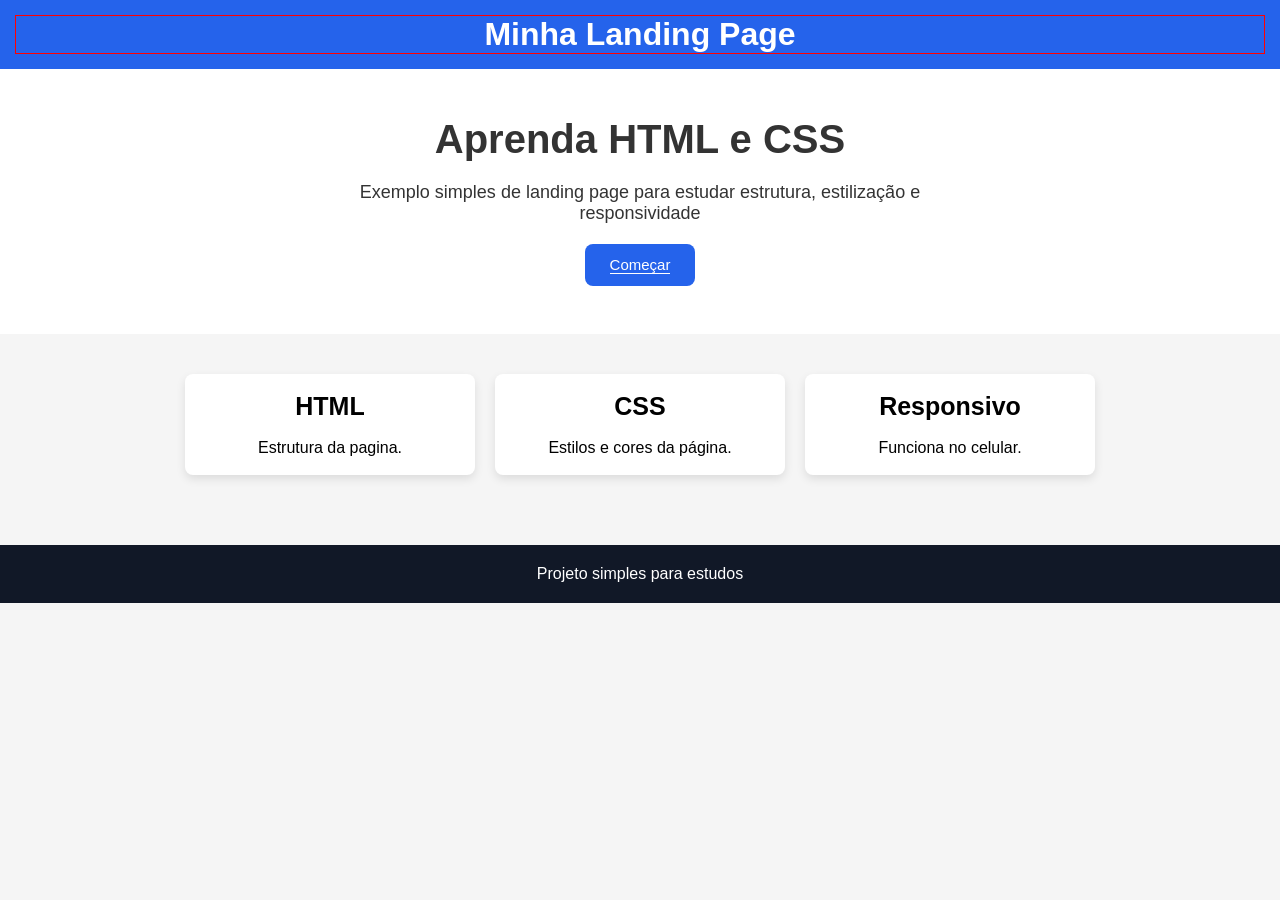
<file: Landingpage.html>
<!DOCTYPE html>
<html lang="pt-BR">

<head>
    <meta charset="UTF-8">
    <meta name="viewport" content="width=device-width, initial-scale=1.0">
    <title>LandingPage</title>

    <style>
        body {
            background: #f5f5f5;
        }


        * {
            margin: 0;
            padding: 0px;
            font-family: Arial, sans-serif;

        }

        .topo {
            background: #2563eb;
            padding: 15px;
        }

        .titulo {
            color: #ffffff;
            border: 1px solid red;
            text-align: center;
        }

        .conteudo {
            padding: 48px;
            text-align: center;
            background: white;
            color: #333333;

        }

        .titulo2 {
            margin-bottom: 20px;
            font-size: 40px;
        }

        .tituloConteudo {
            font-size: 18px;
        }

        .botao {
            border: 0px;
            margin-top: 20px;
            padding: 12px 25px 12px 25px;
            background: #2563eb;
            border-radius: 8px;
        }

        .textoBtn {
            font-size: 15px;
            color: #ffffff;
            border-bottom: 1px solid white;
        }

        .cards {
            display: flex;
            flex-direction: row;
            justify-content: center;
            gap: 20px;
            margin-top: 40px;
            padding: 0px;

        }

        .botao1 {
            background: white;
            width: 200px;
            padding: 18px 45px 18px 45px;
            border-radius: 8px;
            text-align: center;
            box-shadow: 0 4px 10px rgba(0,0,0,0.1);

        }

        .tituloCards1 {
            font-size: 25px;

        }

        .tituloCards2 {
            font-size: 25px;

        }

        .tituloCards3 {
            font-size: 25px;

        }

.rodapedapagina {

    background: #111827;
padding: 20px;
text-align: center;
margin-top: 70px;

}

.conteudodorodape {

    color: #ffffff;
}


    </style>

</head>

<body>

    <header class="topo">
        <h1 class="titulo">
            Minha Landing Page
        </h1>
    </header>


    <div class="conteudo">

        <h1 class="titulo2">Aprenda HTML e CSS</h1>

        <p class="tituloConteudo"> Exemplo simples de landing page para estudar estrutura,
            estilização e </br> responsividade</p>

        <button class="botao">
            <p class="textoBtn">Começar</p>
        </button>

    </div>

    <div class="cards">

        <div class="botao1">
            <h3 class="tituloCards1">HTML</h3> <br>
            <p>Estrutura da pagina.</p>
        </div>

        <div class="botao1">
            <h3 class="tituloCards2">CSS</h3><br>
            <p>Estilos e cores da página.</p>

        </div>

        <div class="botao1">
            <h3 class="tituloCards3">Responsivo</h3><br>
            <p>Funciona no celular.</p>
        </div>

    </div>

    <div class="rodapedapagina">

        <pc class="conteudodorodape">Projeto simples para estudos</p>

    </div>

</body>

</html>
</file>
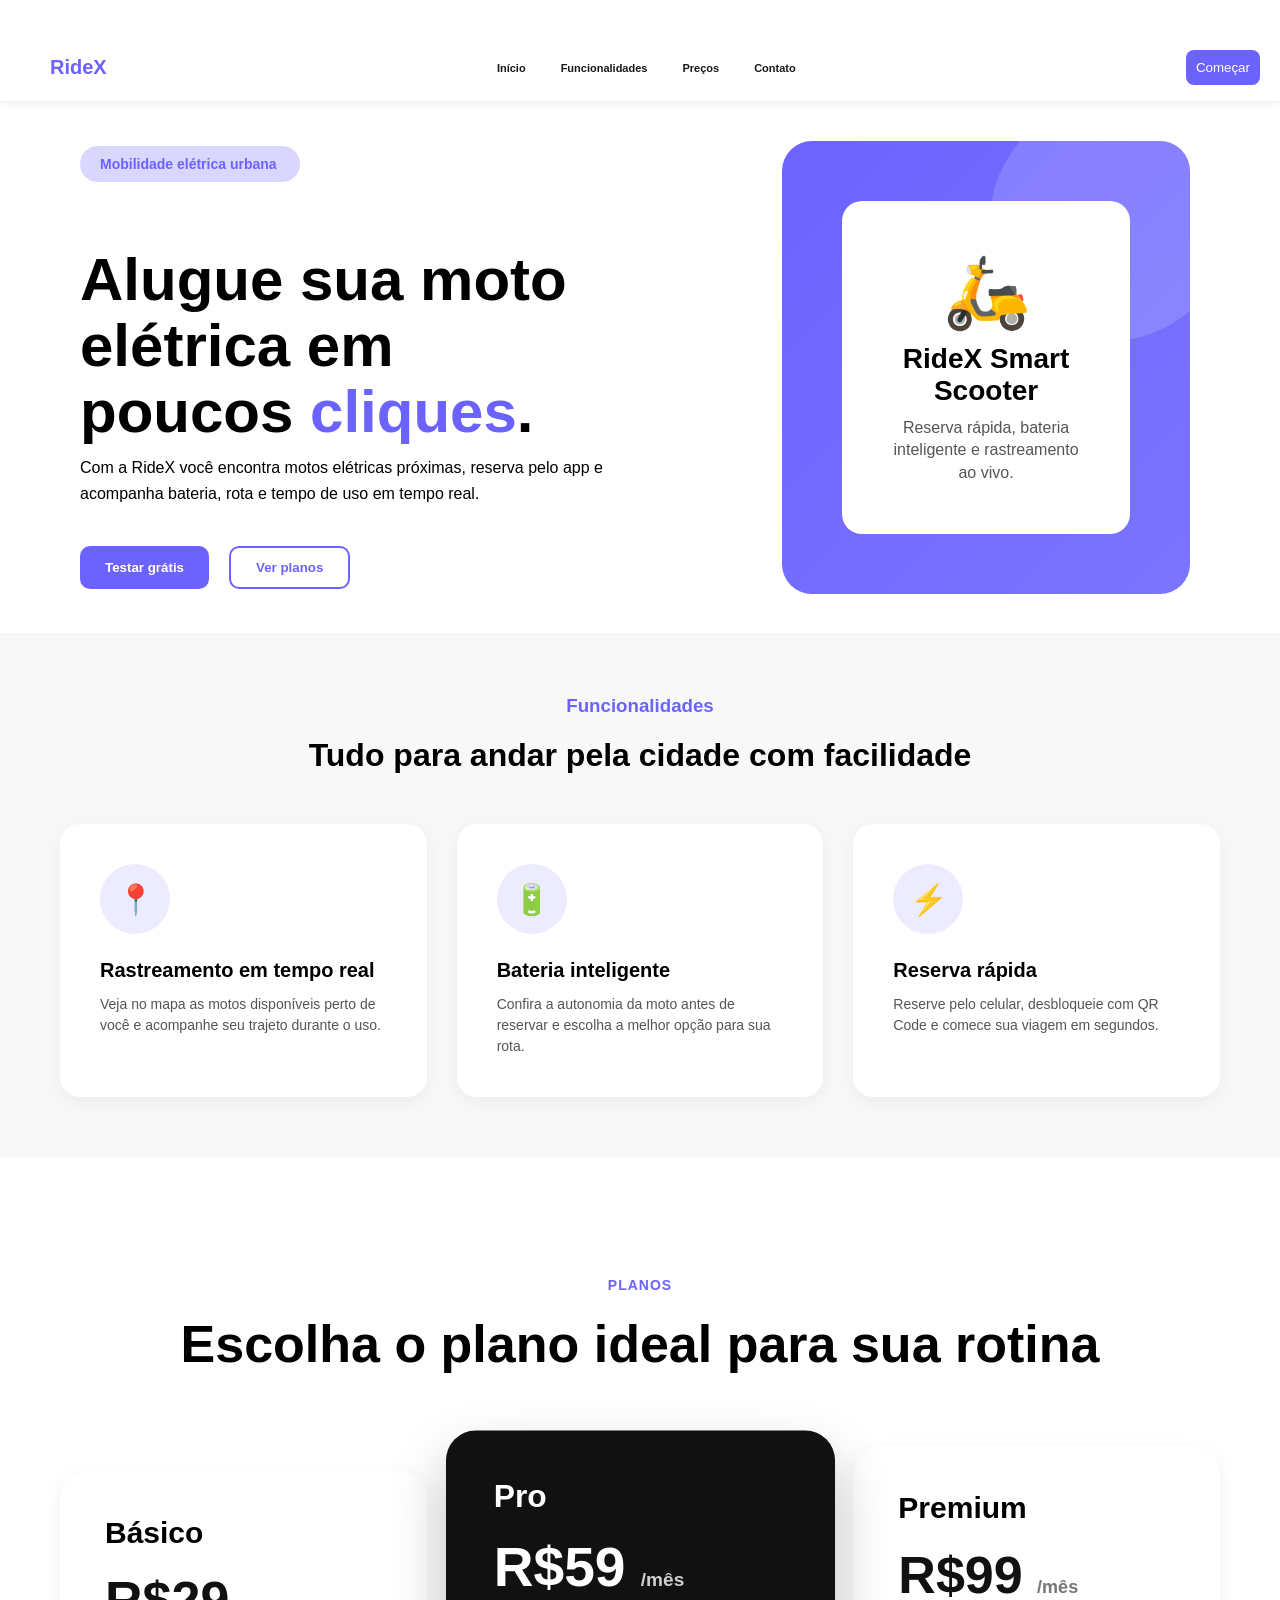
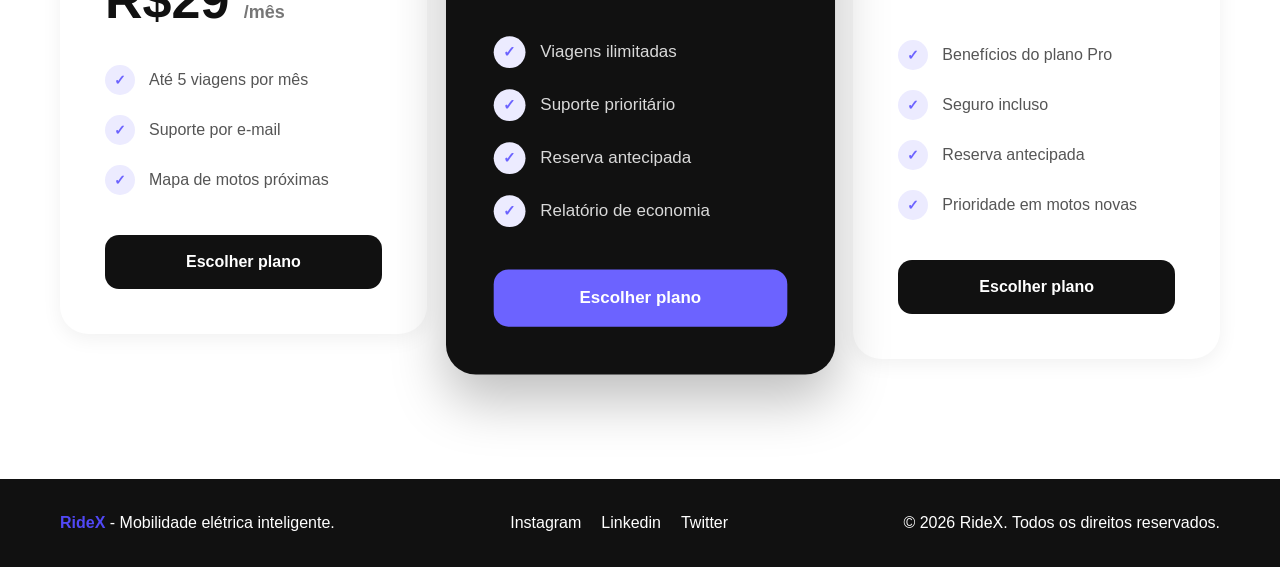
<file: LandingPage2/Landingpage2.html>
<!DOCTYPE html>
<html lang="pt-BR">

<head>
    <meta charset="UTF-8">
    <meta name="viewport" content="width=device-width, initial-scale=1.0">
    <title>Landingpage2</title>

    <link rel="stylesheet" href="style.css">

</head>

<body>

    <header class="topoPrincipal">

        <h1 class="topo">
            RideX
        </h1>

        <nav class="conteudoTopo">
            <a href="">Início</a>
            <a href="">Funcionalidades</a>
            <a href="">Preços</a>
            <a href="">Contato</a>
        </nav>

        <button class="botao1">
            <p>Começar</p>
        </button>

    </header>


    <div class="conteudo2">

        <div>

            <div class="fundotexto1">
                <p class="conteudoTexto1">Mobilidade elétrica urbana</p>
            </div>

            <div class="ladoEsquerdo">
                <h1 class="textoPrincipal2">
                    Alugue sua moto elétrica em poucos <span>cliques</span>.
                </h1>

                <p class="textoPrincipal3">Com a RideX você encontra motos elétricas próximas,
                    reserva pelo app e acompanha bateria, rota e tempo de uso em tempo
                    real.</p>

            </div>

            <div class="botoes1">

                <button class="botaoRoxo">
                    Testar grátis
                </button>

                <button class="botaoBranco">
                    Ver planos
                </button>

            </div>

        </div>

        <div class="motoDireita">

            <div class="bolaFundo"></div>

            <div class="cardMoto">

                <div class="iconeMoto">

                    🛵

                </div>

                <h2>
                    RideX Smart Scooter
                </h2>

                <p>Reserva rápida, bateria inteligente e rastreamento
                    ao vivo.</p>


            </div>




        </div>


    </div>


    <div class="funcionalidades">

        <div class="cards">

            <h3 class="textoDaSessão2">Funcionalidades</h3>

            <h1>Tudo para andar pela cidade com facilidade</h1>

        </div>

        <div class="cardsFuncionalidades">

            <div class="card">

                <div class="iconeCard">📍</div>

                <h3>Rastreamento em tempo real</h3>

                <p>
                
                    Veja no mapa as motos disponíveis perto de
                    você e acompanhe seu trajeto durante o uso.
                </p>
            </div>

            <div class="card">

                <div class="iconeCard">🔋</div>

                <h3 class="textodoscards">Bateria inteligente</h3>

                <p>
                    Confira a autonomia da moto antes de reservar
                    e escolha a melhor opção para sua rota.
                </p>
            </div>

            <div class="card">

                <div class="iconeCard">⚡</div>

                <h3>Reserva rápida</h3>

                <p>
                    Reserve pelo celular, desbloqueie com QR Code
                    e comece sua viagem em segundos.
                </p>

            </div>

        </div>

    </div>


    <div class="planos">

        <div class="tituloPlanos">

            <h3>PLANOS</h3>

            <h1>Escolha o plano ideal para sua rotina</h1>

        </div>


        <div class="cardsPlanos">



            <div class="planoCard">

                <h2>Básico</h2>

                <p class="preco">
                    R$29 <span>/mês</span>
                </p>

                <div class="listaPlano">

                    <div class="itemPlano">

                        <div class="iconeCheck">
                            ✓
                        </div>

                        <p>Até 5 viagens por mês</p>

                    </div>


                    <div class="itemPlano">

                        <div class="iconeCheck">
                            ✓
                        </div>

                        <p>Suporte por e-mail</p>

                    </div>


                    <div class="itemPlano">

                        <div class="iconeCheck">
                            ✓
                        </div>

                        <p>Mapa de motos próximas</p>

                    </div>

                </div>


                <button class="botaoPlano">
                    Escolher plano
                </button>

            </div>




            <div class="planoCard destaque">

                <h2>Pro</h2>

                <p class="preco">
                    R$59 <span>/mês</span>
                </p>

                <div class="listaPlano">

                    <div class="itemPlano">

                        <div class="iconeCheck">
                            ✓
                        </div>

                        <p>Viagens ilimitadas</p>

                    </div>


                    <div class="itemPlano">

                        <div class="iconeCheck">
                            ✓
                        </div>

                        <p>Suporte prioritário</p>

                    </div>


                    <div class="itemPlano">

                        <div class="iconeCheck">
                            ✓
                        </div>

                        <p>Reserva antecipada</p>

                    </div>


                    <div class="itemPlano">

                        <div class="iconeCheck">
                            ✓
                        </div>

                        <p>Relatório de economia</p>

                    </div>

                </div>


                <button class="botaoPlano destaqueBotao">
                    Escolher plano
                </button>

            </div>



            <div class="planoCard">

                <h2>Premium</h2>

                <p class="preco">
                    R$99 <span>/mês</span>
                </p>

                <div class="listaPlano">

                    <div class="itemPlano">

                        <div class="iconeCheck">
                            ✓
                        </div>

                        <p>Benefícios do plano Pro</p>

                    </div>


                    <div class="itemPlano">

                        <div class="iconeCheck">
                            ✓
                        </div>

                        <p>Seguro incluso</p>

                    </div>


                    <div class="itemPlano">

                        <div class="iconeCheck">
                            ✓
                        </div>

                        <p>Reserva antecipada</p>

                    </div>


                    <div class="itemPlano">

                        <div class="iconeCheck">
                            ✓
                        </div>

                        <p>Prioridade em motos novas</p>

                    </div>

                </div>


                <button class="botaoPlano">
                    Escolher plano
                </button>

            </div>


        </div>

    </div>




    <div class="rodape">

        <p> <span class="textorodape">RideX</span> - Mobilidade elétrica inteligente.</p>

        <div class="redesSociais">

            <p>Instagram</p>

            <p>Linkedin</p>

            <p>Twitter</p>

        </div>

        <p>© 2026 RideX. Todos os direitos reservados.</p>


    </div>

</body>

</html>
</file>
<file: LandingPage2/style.css>
body {
    background: white;

}

* {

    padding: 0;
    margin: 0;
    font-family: Arial, Helvetica, sans-serif;
}

.topoPrincipal {


    display: flex;
    justify-content: space-between;
    align-items: center;
    padding: 50px 10px 16px 10px;
    box-shadow: 0 2px 8px rgba(0, 0, 0, 0.08);
}


.topo {

    padding-left: 40px;
    text-align: left;
    color: #6C63FF;
    font-size: 20px;
    font-weight: 800;
}

.conteudoTopo {

    display: flex;
    gap: 35px;
    font-size: 11px;
    font-weight: 550;


}

a {
    text-decoration: none;
    color: #181818;
}


.botao1 {

    margin-right: 10px;
    color: rgb(255, 255, 255);
    border-radius: 8px;
    transition: 0.3s;
    background: #6C63FF;
    border: 0px;
    padding: 10px;

}

.botao1:hover {


    background: #0d086d;

}

.fundotexto1 {

    margin-bottom: 65px;
    border-radius: 60px;
    padding: 10px 20px 10px 20px;
    display: flex;
    width: 180px;
    font-weight: 550;
    background: #d9d7ff;

}

.conteudoTexto1 {

    color: #6C63FF;
    font-size: 14px;
    justify-content: center;


}

.textoPrincipal2 {

    width: 95%;
    font-size: 60px;
    font-weight: 800;

    line-height: 1.1;

    max-width: 700px;
    padding-right: 0px;



}




.conteudo2 {

    display: flex;

    align-items: center;

    justify-content: space-between;

    padding: 40px 80px;


}

.textoPrincipal {

    font-size: 60px;
    font-weight: 800;

    line-height: 1.1;

    margin-bottom: 25px;
    padding-top: 60px;
    font-weight: 750;

}

.textoPrincipal2 span {

    color: #6C63FF;
}

.ladoEsquerdo {


    width: 75%;

}

.botoes1 {

    display: flex;

    gap: 20px;

    margin-top: 10px;


}

.botaoRoxo {



    background: #6C63FF;

    color: white;

    border: none;

    padding: 12px 25px;

    border-radius: 10px;

    font-weight: 600;

    cursor: pointer;

    transition: 0.3s;

}



.botaoBranco {

    background: white;

    color: #6C63FF;

    border: 2px solid #6C63FF;

    padding: 12px 25px;

    border-radius: 10px;

    font-weight: 600;

    cursor: pointer;

    transition: 0.3s;

}

.motoDireita {

    position: relative;

    overflow: hidden;

    margin-right: 10px;

    width: 380px;

    background: linear-gradient(135deg, #6C63FF, #7B74FF);

    padding: 60px;

    border-radius: 30px;
}

.bolaFundo {

    width: 240px;

    height: 240px;

    background: rgba(255, 255, 255, 0.15);

    border-radius: 50%;

    position: absolute;

    top: -40px;

    right: -40px;
}

.cardMoto {

    background: white;
    padding: 50px;
    border-radius: 20px;
    text-align: center;
}

.cardMoto h2 {

    margin-top: 10px;

    margin-bottom: 10px;

    font-size: 28px;
}

.cardMoto p {

    line-height: 1.4;

    color: #555;
}

.iconeMoto {
    font-size: 70px;
}


.textoPrincipal3 {



    padding-top: 10px;
    padding-bottom: 30px;
    line-height: 1.6;

}



.funcionalidades {

    padding: 60px 60px;

    text-align: center;

    background: #f8f8f8;

    border-top: 1px solid #ececec;


}

.textoDaSessão2 {

    color: #6C63FF;
    margin-bottom: 20px;
}

.cardsFuncionalidades {
    display: flex;

    justify-content: center;

    gap: 30px;

    margin-top: 50px;
}

.card {

    text-align: left;
    width: 300px;

    padding: 40px;

    background: white;

    border-radius: 20px;

    box-shadow: 0 5px 20px rgba(0, 0, 0, 0.05);

    transition: 0.3s;
}

.card h3 {

    margin-bottom: 12px;

    font-size: 20px;
}

.card p {

    line-height: 1.5;
    font-size: 14px;
    color: #555;
}

.card:hover {
    transform: translateY(-8px);

}

.iconeCard {

    font-size: 30px;

    margin-bottom: 20px;
    font-size: 35px;

    margin-bottom: 20px;
    width: 70px;

    height: 70px;

    background: #ecebff;

    border-radius: 50%;

    display: flex;

    justify-content: center;

    align-items: center;

    font-size: 30px;

    margin-bottom: 25px;

}

.planos {

    padding: 120px 60px;

    background: white;

    text-align: center;
}



.tituloPlanos h3 {

    color: #6C63FF;

    font-size: 14px;

    font-weight: 700;

    margin-bottom: 20px;

    letter-spacing: 1px;
}



.tituloPlanos h1 {

    font-size: 52px;

    font-weight: 800;

    margin-bottom: 70px;

    line-height: 1.2;
}



.cardsPlanos {

    display: flex;

    justify-content: center;

    align-items: center;

    gap: 30px;
}



.planoCard {

    width: 320px;

    background: white;

    padding: 45px;

    border-radius: 28px;

    box-shadow: 0 5px 20px rgba(0, 0, 0, 0.06);

    transition: 0.3s;

    text-align: left;
}



.planoCard:hover {

    transform: translateY(-10px);
}



.planoCard h2 {

    font-size: 30px;

    margin-bottom: 20px;

    font-weight: 700;
}



.preco {

    font-size: 52px;

    font-weight: 800;

    color: #111;

    margin-bottom: 35px;
}



.preco span {

    font-size: 18px;

    color: #777;
}



.listaPlano {

    display: flex;

    flex-direction: column;

    gap: 20px;

    margin-bottom: 40px;
}



.itemPlano {

    display: flex;

    align-items: center;

    gap: 14px;
}



.itemPlano p {

    font-size: 16px;

    color: #555;

    line-height: 1.5;
}



.iconeCheck {

    width: 30px;

    height: 30px;

    background: #ecebff;

    border-radius: 50%;

    display: flex;

    justify-content: center;

    align-items: center;

    color: #6C63FF;

    font-size: 14px;

    font-weight: bold;

    flex-shrink: 0;
}



.botaoPlano {

    width: 100%;

    padding: 18px;

    border: none;

    border-radius: 14px;

    background: #111;

    color: white;

    font-size: 16px;

    font-weight: 600;

    cursor: pointer;

    transition: 0.3s;
}



.botaoPlano:hover {

    transform: translateY(-3px);
}



.destaque {

    background: #111;

    color: white;

    transform: scale(1.06);

    box-shadow: 0 25px 50px rgba(0, 0, 0, 0.25);

    position: relative;

    z-index: 2;
}



.destaque h2 {

    color: white;
}



.destaque .preco {

    color: white;
}



.destaque .preco span {

    color: #cfcfcf;
}



.destaque .itemPlano p {

    color: #d9d9d9;
}



.destaqueBotao {

    background: #6C63FF;
}



.destaqueBotao:hover {

    background: #5148f5;
}

.rodape {

    padding: 35px 60px;
    display: flex;
    justify-content: space-between;
    text-align: center;
    background: #111;
    color: white;
    align-items: center;

}

.rodape p {

    cursor: pointer;

    transition: 0.3s;
}



.rodape p:hover {

    color: white;
}

.redesSociais {

    display: flex;

    gap: 20px;
}

.textorodape {

    font-weight: 770;
    color: #5148f5;
}
</file>
